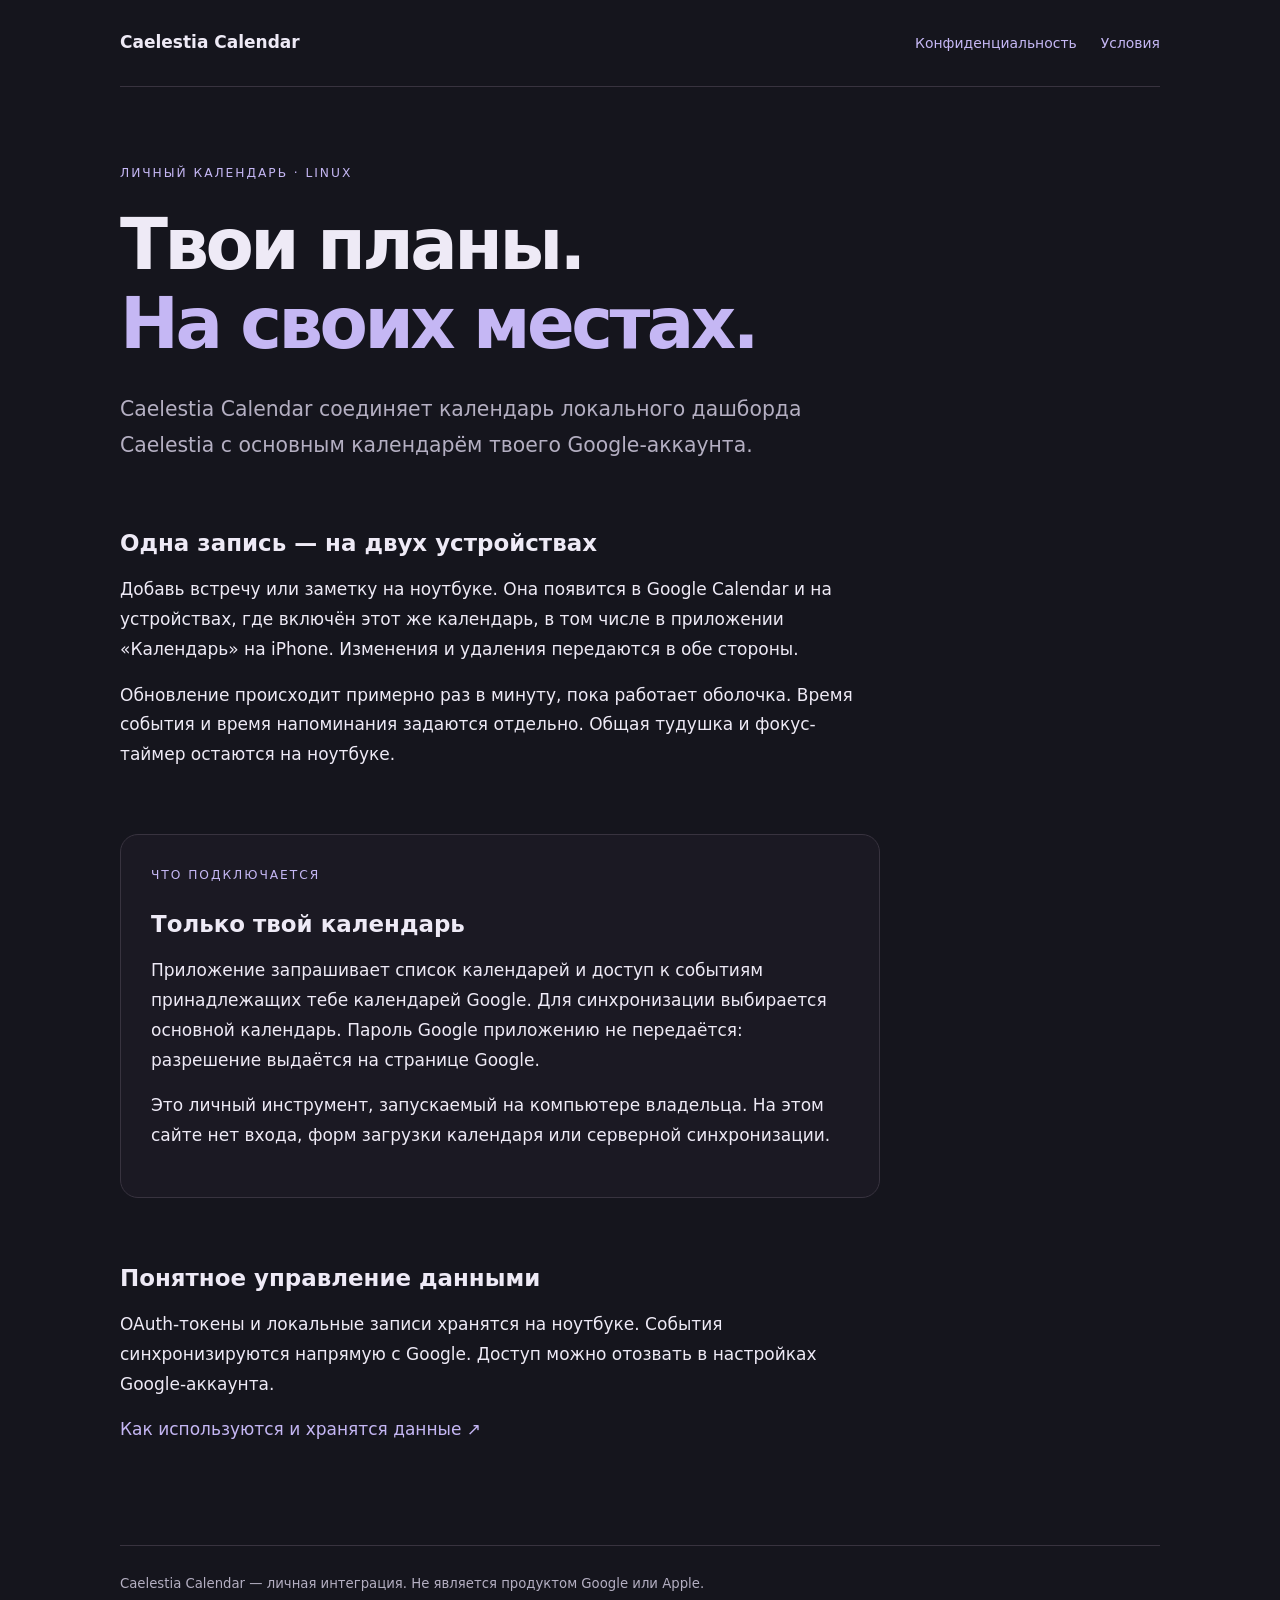
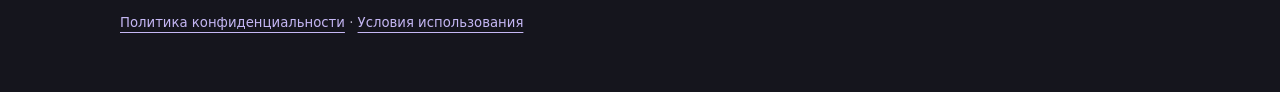
<file: index.html>
<!doctype html>
<html lang="ru">
<meta charset="utf-8">
<meta name="viewport" content="width=device-width, initial-scale=1">
<meta name="description" content="Caelestia Calendar — личный календарь Google в локальном дашборде Linux.">
<title>Caelestia Calendar</title>
<link rel="stylesheet" href="style.css">
<link rel="icon" href="icon.svg" type="image/svg+xml">
<header><a class="brand" href="index.html">Caelestia Calendar</a><nav aria-label="Страницы"><a href="privacy.html">Конфиденциальность</a><a href="terms.html">Условия</a></nav></header>
<main>
<p class="eyebrow">Личный календарь · Linux</p>
<h1>Твои планы.<br><span>На своих местах.</span></h1>
<p class="lead">Caelestia Calendar соединяет календарь локального дашборда Caelestia с основным календарём твоего Google-аккаунта.</p>
<section><h2>Одна запись — на двух устройствах</h2><p>Добавь встречу или заметку на ноутбуке. Она появится в Google Calendar и на устройствах, где включён этот же календарь, в том числе в приложении «Календарь» на iPhone. Изменения и удаления передаются в обе стороны.</p><p>Обновление происходит примерно раз в минуту, пока работает оболочка. Время события и время напоминания задаются отдельно. Общая тудушка и фокус-таймер остаются на ноутбуке.</p></section>
<section class="quiet"><p class="eyebrow">Что подключается</p><h2>Только твой календарь</h2><p>Приложение запрашивает список календарей и доступ к событиям принадлежащих тебе календарей Google. Для синхронизации выбирается основной календарь. Пароль Google приложению не передаётся: разрешение выдаётся на странице Google.</p><p>Это личный инструмент, запускаемый на компьютере владельца. На этом сайте нет входа, форм загрузки календаря или серверной синхронизации.</p></section>
<section><h2>Понятное управление данными</h2><p>OAuth-токены и локальные записи хранятся на ноутбуке. События синхронизируются напрямую с Google. Доступ можно отозвать в настройках Google-аккаунта.</p><a class="text-link" href="privacy.html">Как используются и хранятся данные ↗</a></section>
</main>
<footer><p>Caelestia Calendar — личная интеграция. Не является продуктом Google или Apple.</p><p><a href="privacy.html">Политика конфиденциальности</a> · <a href="terms.html">Условия использования</a></p></footer>
</html>
</file>
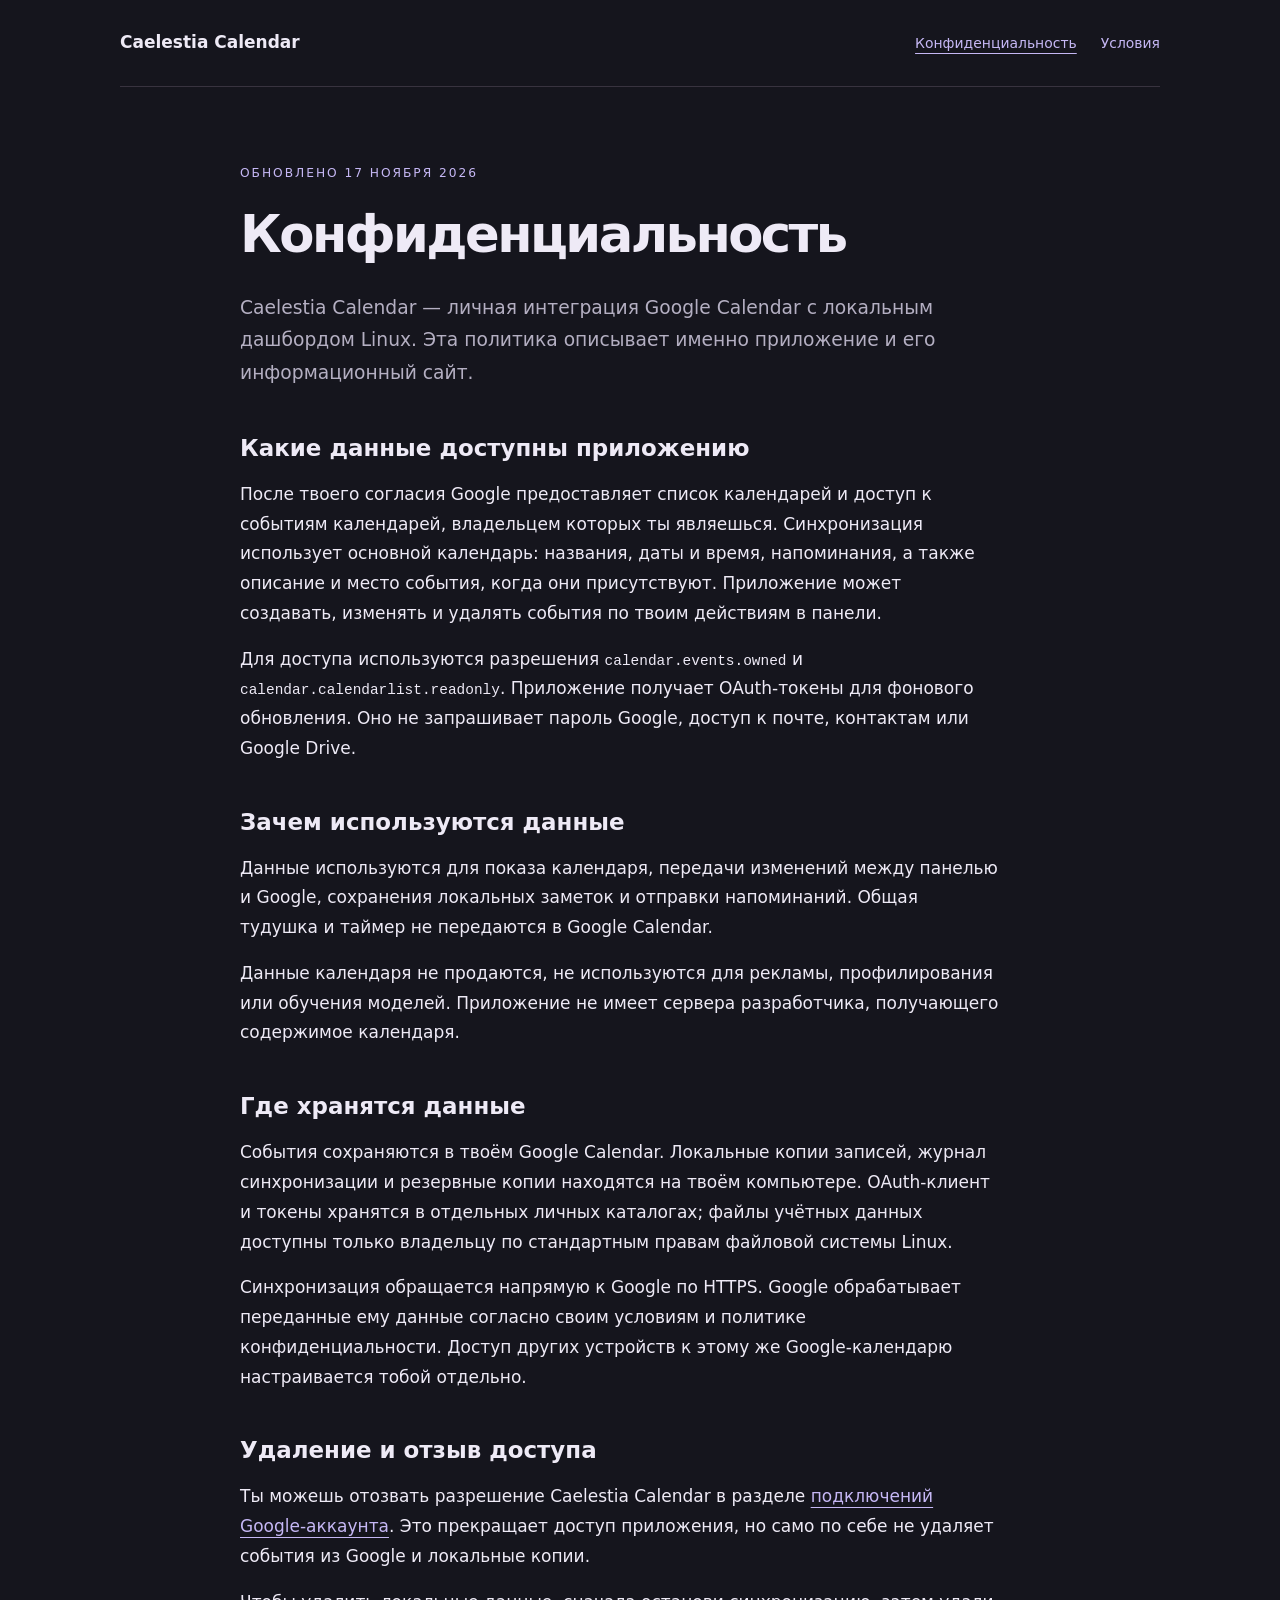
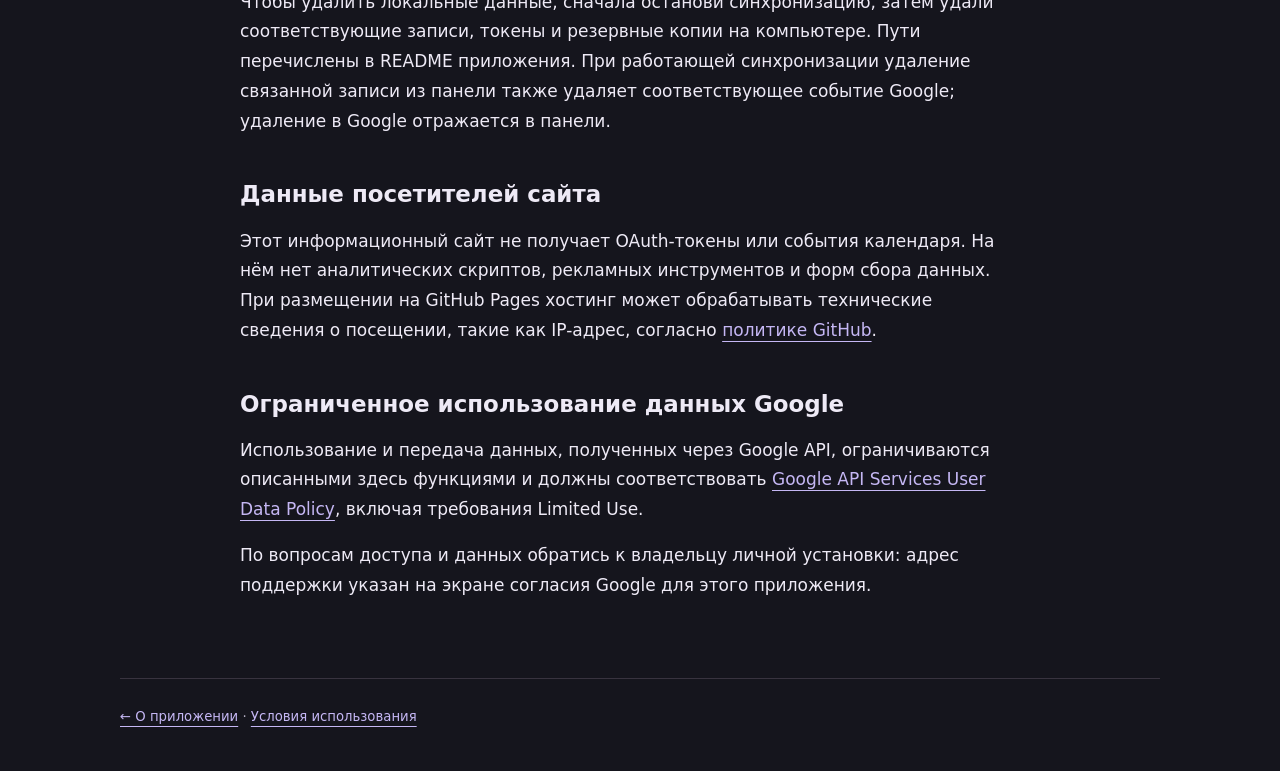
<file: privacy.html>
<!doctype html>
<html lang="ru">
<meta charset="utf-8"><meta name="viewport" content="width=device-width, initial-scale=1">
<title>Конфиденциальность — Caelestia Calendar</title><link rel="stylesheet" href="style.css">
<link rel="icon" href="icon.svg" type="image/svg+xml">
<header><a class="brand" href="index.html">Caelestia Calendar</a><nav aria-label="Страницы"><a href="privacy.html" aria-current="page">Конфиденциальность</a><a href="terms.html">Условия</a></nav></header>
<main class="document">
<p class="eyebrow">Обновлено 17 ноября 2026</p><h1>Конфиденциальность</h1>
<p class="lead">Caelestia Calendar — личная интеграция Google Calendar с локальным дашбордом Linux. Эта политика описывает именно приложение и его информационный сайт.</p>
<section><h2>Какие данные доступны приложению</h2><p>После твоего согласия Google предоставляет список календарей и доступ к событиям календарей, владельцем которых ты являешься. Синхронизация использует основной календарь: названия, даты и время, напоминания, а также описание и место события, когда они присутствуют. Приложение может создавать, изменять и удалять события по твоим действиям в панели.</p><p>Для доступа используются разрешения <code>calendar.events.owned</code> и <code>calendar.calendarlist.readonly</code>. Приложение получает OAuth-токены для фонового обновления. Оно не запрашивает пароль Google, доступ к почте, контактам или Google Drive.</p></section>
<section><h2>Зачем используются данные</h2><p>Данные используются для показа календаря, передачи изменений между панелью и Google, сохранения локальных заметок и отправки напоминаний. Общая тудушка и таймер не передаются в Google Calendar.</p><p>Данные календаря не продаются, не используются для рекламы, профилирования или обучения моделей. Приложение не имеет сервера разработчика, получающего содержимое календаря.</p></section>
<section><h2>Где хранятся данные</h2><p>События сохраняются в твоём Google Calendar. Локальные копии записей, журнал синхронизации и резервные копии находятся на твоём компьютере. OAuth-клиент и токены хранятся в отдельных личных каталогах; файлы учётных данных доступны только владельцу по стандартным правам файловой системы Linux.</p><p>Синхронизация обращается напрямую к Google по HTTPS. Google обрабатывает переданные ему данные согласно своим условиям и политике конфиденциальности. Доступ других устройств к этому же Google-календарю настраивается тобой отдельно.</p></section>
<section><h2>Удаление и отзыв доступа</h2><p>Ты можешь отозвать разрешение Caelestia Calendar в разделе <a href="https://myaccount.google.com/connections">подключений Google-аккаунта</a>. Это прекращает доступ приложения, но само по себе не удаляет события из Google и локальные копии.</p><p>Чтобы удалить локальные данные, сначала останови синхронизацию, затем удали соответствующие записи, токены и резервные копии на компьютере. Пути перечислены в README приложения. При работающей синхронизации удаление связанной записи из панели также удаляет соответствующее событие Google; удаление в Google отражается в панели.</p></section>
<section><h2>Данные посетителей сайта</h2><p>Этот информационный сайт не получает OAuth-токены или события календаря. На нём нет аналитических скриптов, рекламных инструментов и форм сбора данных. При размещении на GitHub Pages хостинг может обрабатывать технические сведения о посещении, такие как IP-адрес, согласно <a href="https://docs.github.com/en/site-policy/privacy-policies/github-general-privacy-statement">политике GitHub</a>.</p></section>
<section><h2>Ограниченное использование данных Google</h2><p>Использование и передача данных, полученных через Google API, ограничиваются описанными здесь функциями и должны соответствовать <a href="https://developers.google.com/terms/api-services-user-data-policy">Google API Services User Data Policy</a>, включая требования Limited Use.</p><p>По вопросам доступа и данных обратись к владельцу личной установки: адрес поддержки указан на экране согласия Google для этого приложения.</p></section>
</main><footer><a href="index.html">← О приложении</a> · <a href="terms.html">Условия использования</a></footer>
</html>
</file>
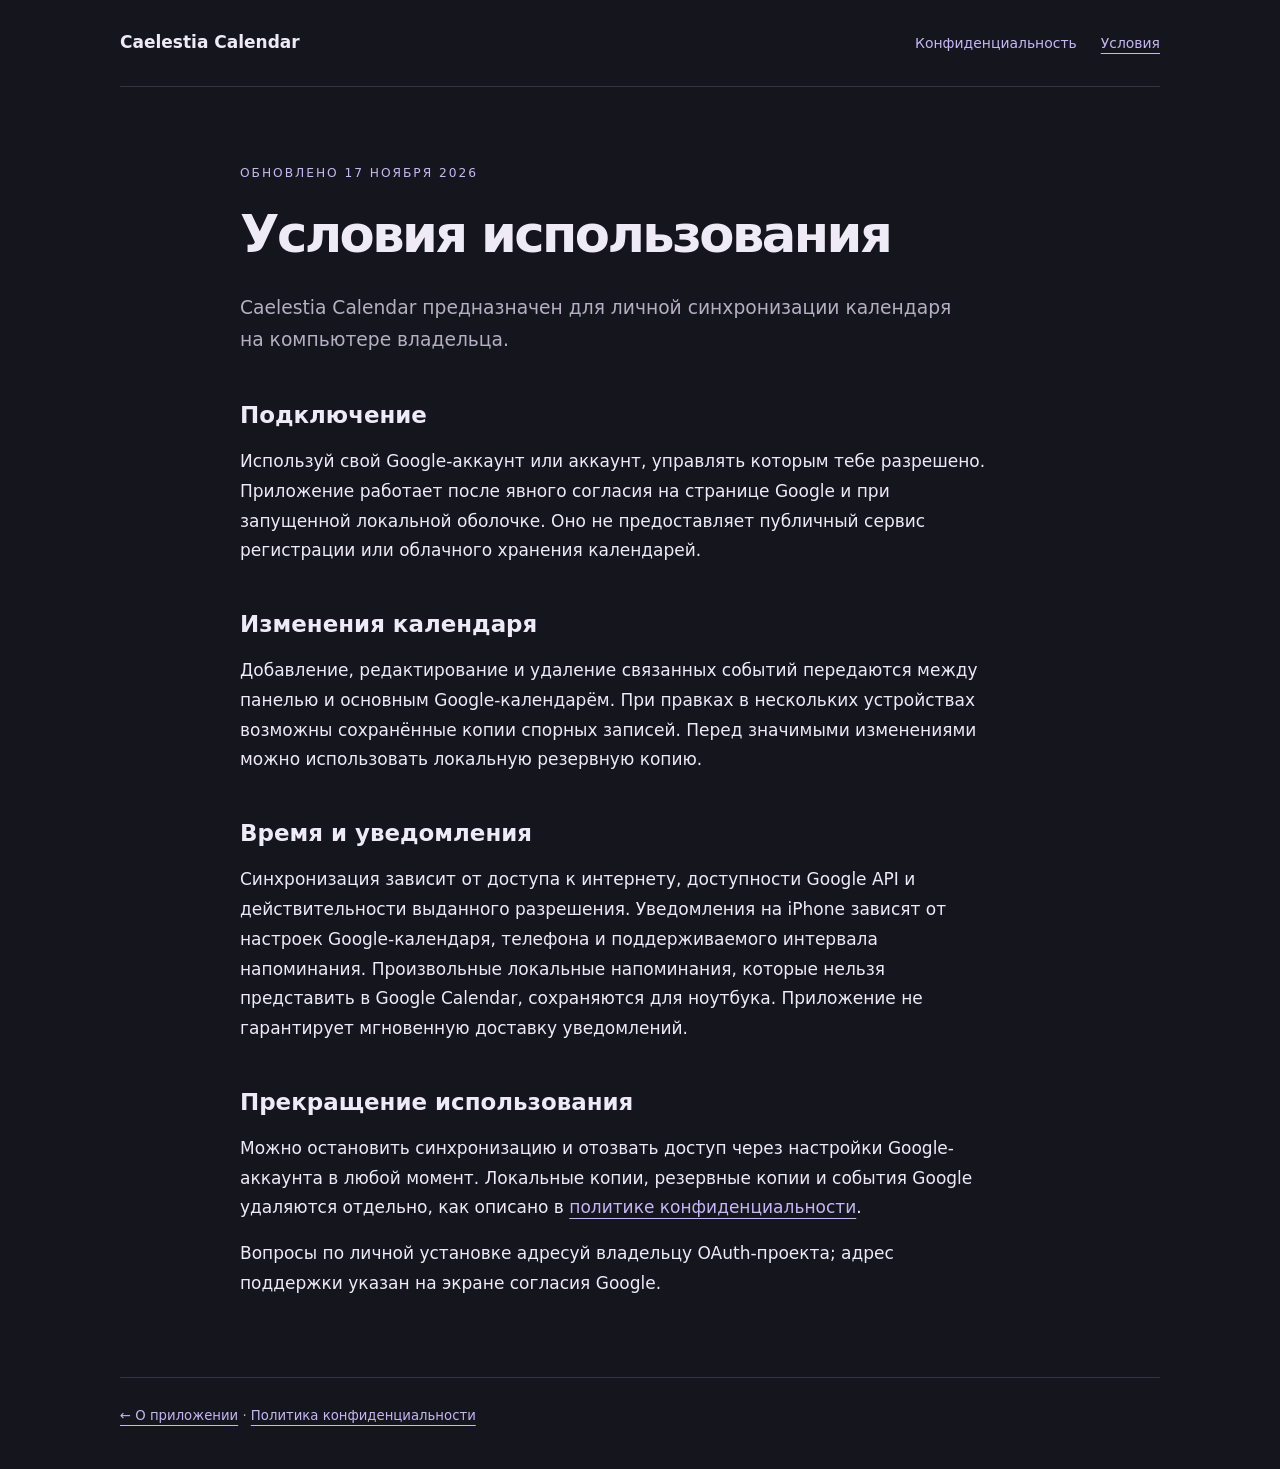
<file: terms.html>
<!doctype html>
<html lang="ru">
<meta charset="utf-8"><meta name="viewport" content="width=device-width, initial-scale=1">
<title>Условия — Caelestia Calendar</title><link rel="stylesheet" href="style.css">
<link rel="icon" href="icon.svg" type="image/svg+xml">
<header><a class="brand" href="index.html">Caelestia Calendar</a><nav aria-label="Страницы"><a href="privacy.html">Конфиденциальность</a><a href="terms.html" aria-current="page">Условия</a></nav></header>
<main class="document"><p class="eyebrow">Обновлено 17 ноября 2026</p><h1>Условия использования</h1>
<p class="lead">Caelestia Calendar предназначен для личной синхронизации календаря на компьютере владельца.</p>
<section><h2>Подключение</h2><p>Используй свой Google-аккаунт или аккаунт, управлять которым тебе разрешено. Приложение работает после явного согласия на странице Google и при запущенной локальной оболочке. Оно не предоставляет публичный сервис регистрации или облачного хранения календарей.</p></section>
<section><h2>Изменения календаря</h2><p>Добавление, редактирование и удаление связанных событий передаются между панелью и основным Google-календарём. При правках в нескольких устройствах возможны сохранённые копии спорных записей. Перед значимыми изменениями можно использовать локальную резервную копию.</p></section>
<section><h2>Время и уведомления</h2><p>Синхронизация зависит от доступа к интернету, доступности Google API и действительности выданного разрешения. Уведомления на iPhone зависят от настроек Google-календаря, телефона и поддерживаемого интервала напоминания. Произвольные локальные напоминания, которые нельзя представить в Google Calendar, сохраняются для ноутбука. Приложение не гарантирует мгновенную доставку уведомлений.</p></section>
<section><h2>Прекращение использования</h2><p>Можно остановить синхронизацию и отозвать доступ через настройки Google-аккаунта в любой момент. Локальные копии, резервные копии и события Google удаляются отдельно, как описано в <a href="privacy.html">политике конфиденциальности</a>.</p><p>Вопросы по личной установке адресуй владельцу OAuth-проекта; адрес поддержки указан на экране согласия Google.</p></section>
</main><footer><a href="index.html">← О приложении</a> · <a href="privacy.html">Политика конфиденциальности</a></footer>
</html>
</file>
<file: style.css>
:root{color-scheme:dark;--bg:#15151d;--text:#eeeaf6;--muted:#b4afc2;--accent:#c5b7f4;--line:#38333f;font:17px/1.75 system-ui,sans-serif}
*{box-sizing:border-box}body{margin:0;background:var(--bg);color:var(--text)}
header,main,footer{width:min(100% - 48px,1040px);margin:auto}header{display:flex;align-items:center;justify-content:space-between;gap:28px;padding:28px 0;border-bottom:1px solid var(--line)}
a{color:var(--accent);text-underline-offset:5px}a:hover{color:#fff}a:focus-visible{outline:2px solid var(--accent);outline-offset:5px}.brand{font-weight:700;text-decoration:none;color:var(--text)}nav{display:flex;gap:24px;font-size:.82rem}nav a{text-decoration:none}nav a[aria-current]{text-decoration:underline}
main{padding:76px 0 36px}.eyebrow{color:var(--accent);font-size:.72rem;text-transform:uppercase;letter-spacing:.16em;margin:0 0 22px}h1{font-size:clamp(2.3rem,5.5vw,4.5rem);font-weight:600;line-height:1.12;letter-spacing:-.05em;margin:0 0 28px}h1 span{color:var(--accent)}.lead{font-size:1.2rem;max-width:720px;color:var(--muted)}section{max-width:760px;margin:64px 0}h2{font-size:1.35rem;line-height:1.4;font-weight:550;margin:0 0 16px}p{margin:0 0 16px}.quiet{padding:30px;border:1px solid var(--line);border-radius:18px;background:#1b1923}.text-link{text-decoration:none}.document{max-width:800px}.document h1{font-size:clamp(2rem,4vw,3.2rem);overflow-wrap:anywhere}.document section{margin:42px 0}.document .lead{font-size:1.1rem}code{font-size:.85em;overflow-wrap:anywhere}footer{color:var(--muted);font-size:.78rem;padding:26px 0 42px;border-top:1px solid var(--line)}
@media(max-width:620px){header{align-items:flex-start;flex-direction:column;gap:12px}nav{flex-wrap:wrap;gap:18px}main{padding-top:48px}.quiet{padding:22px}header,main,footer{width:calc(100% - 36px)}section{margin:44px 0}}
</file>
